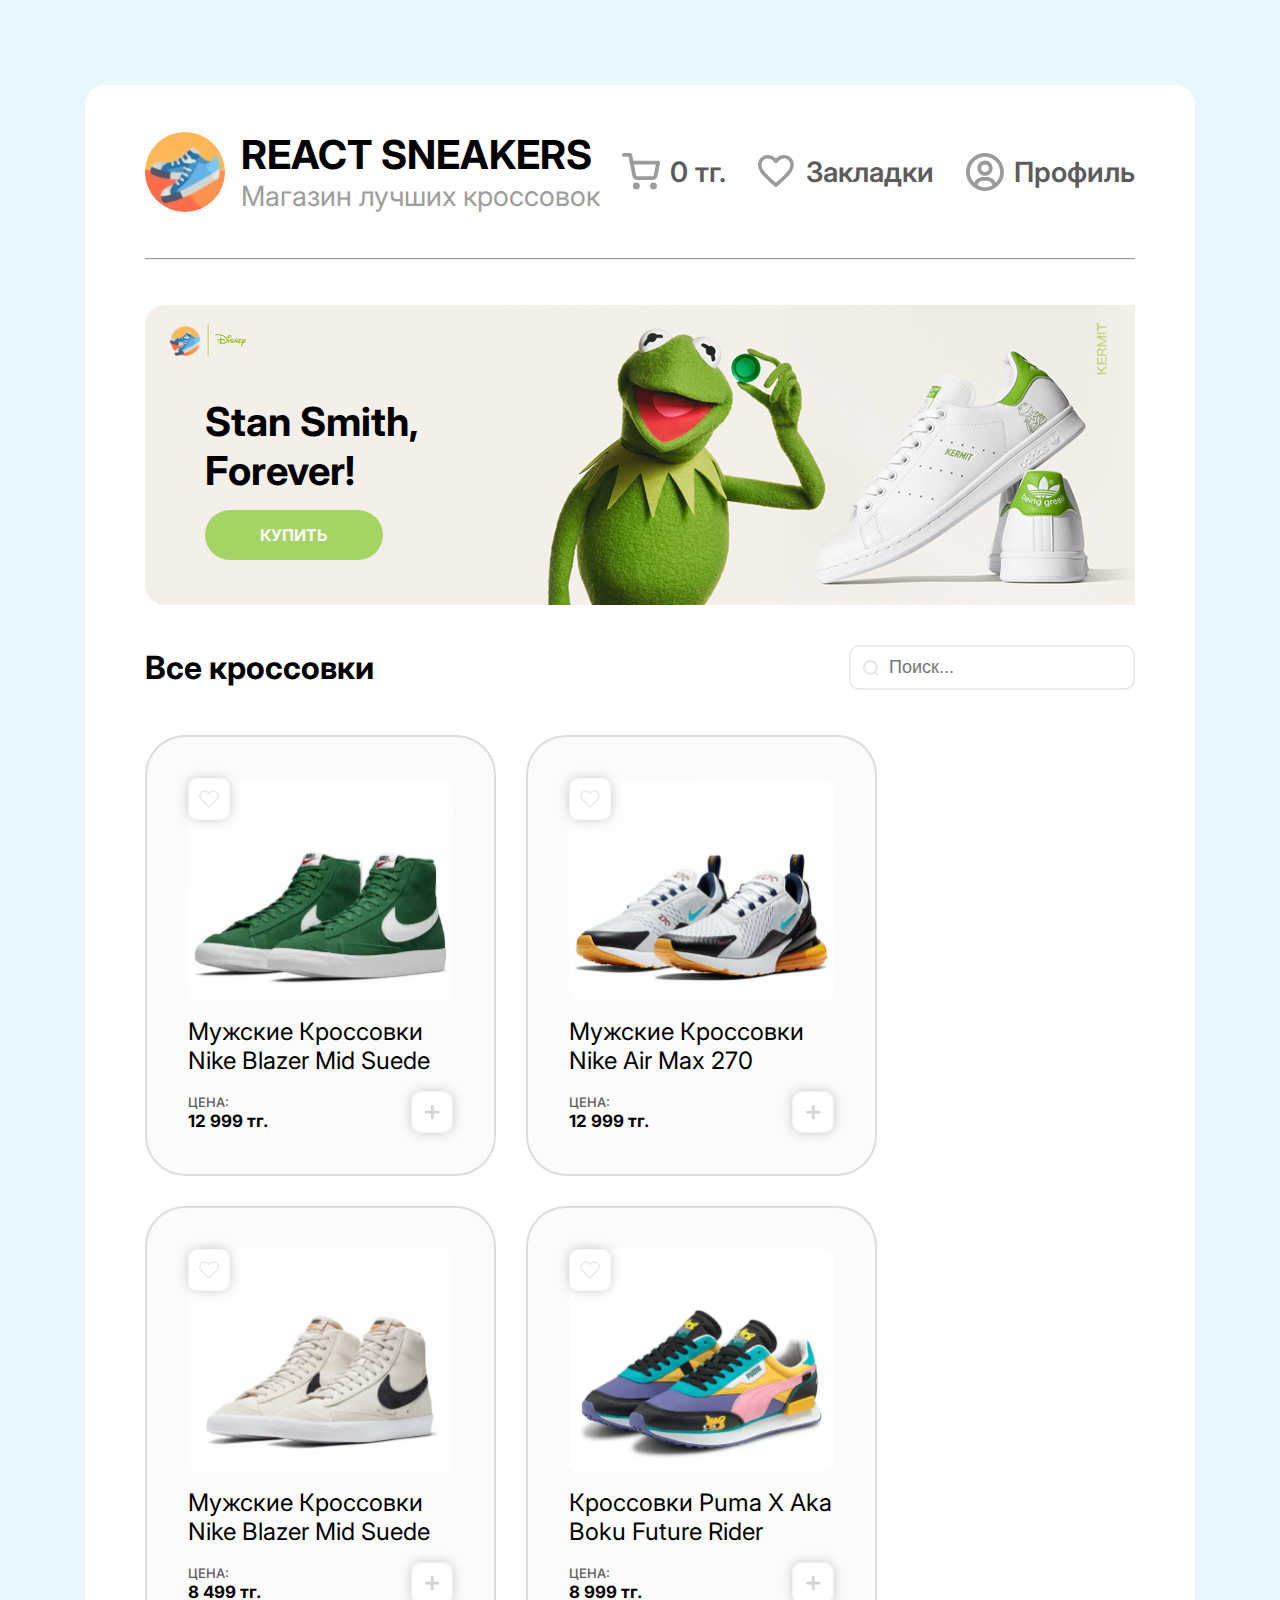
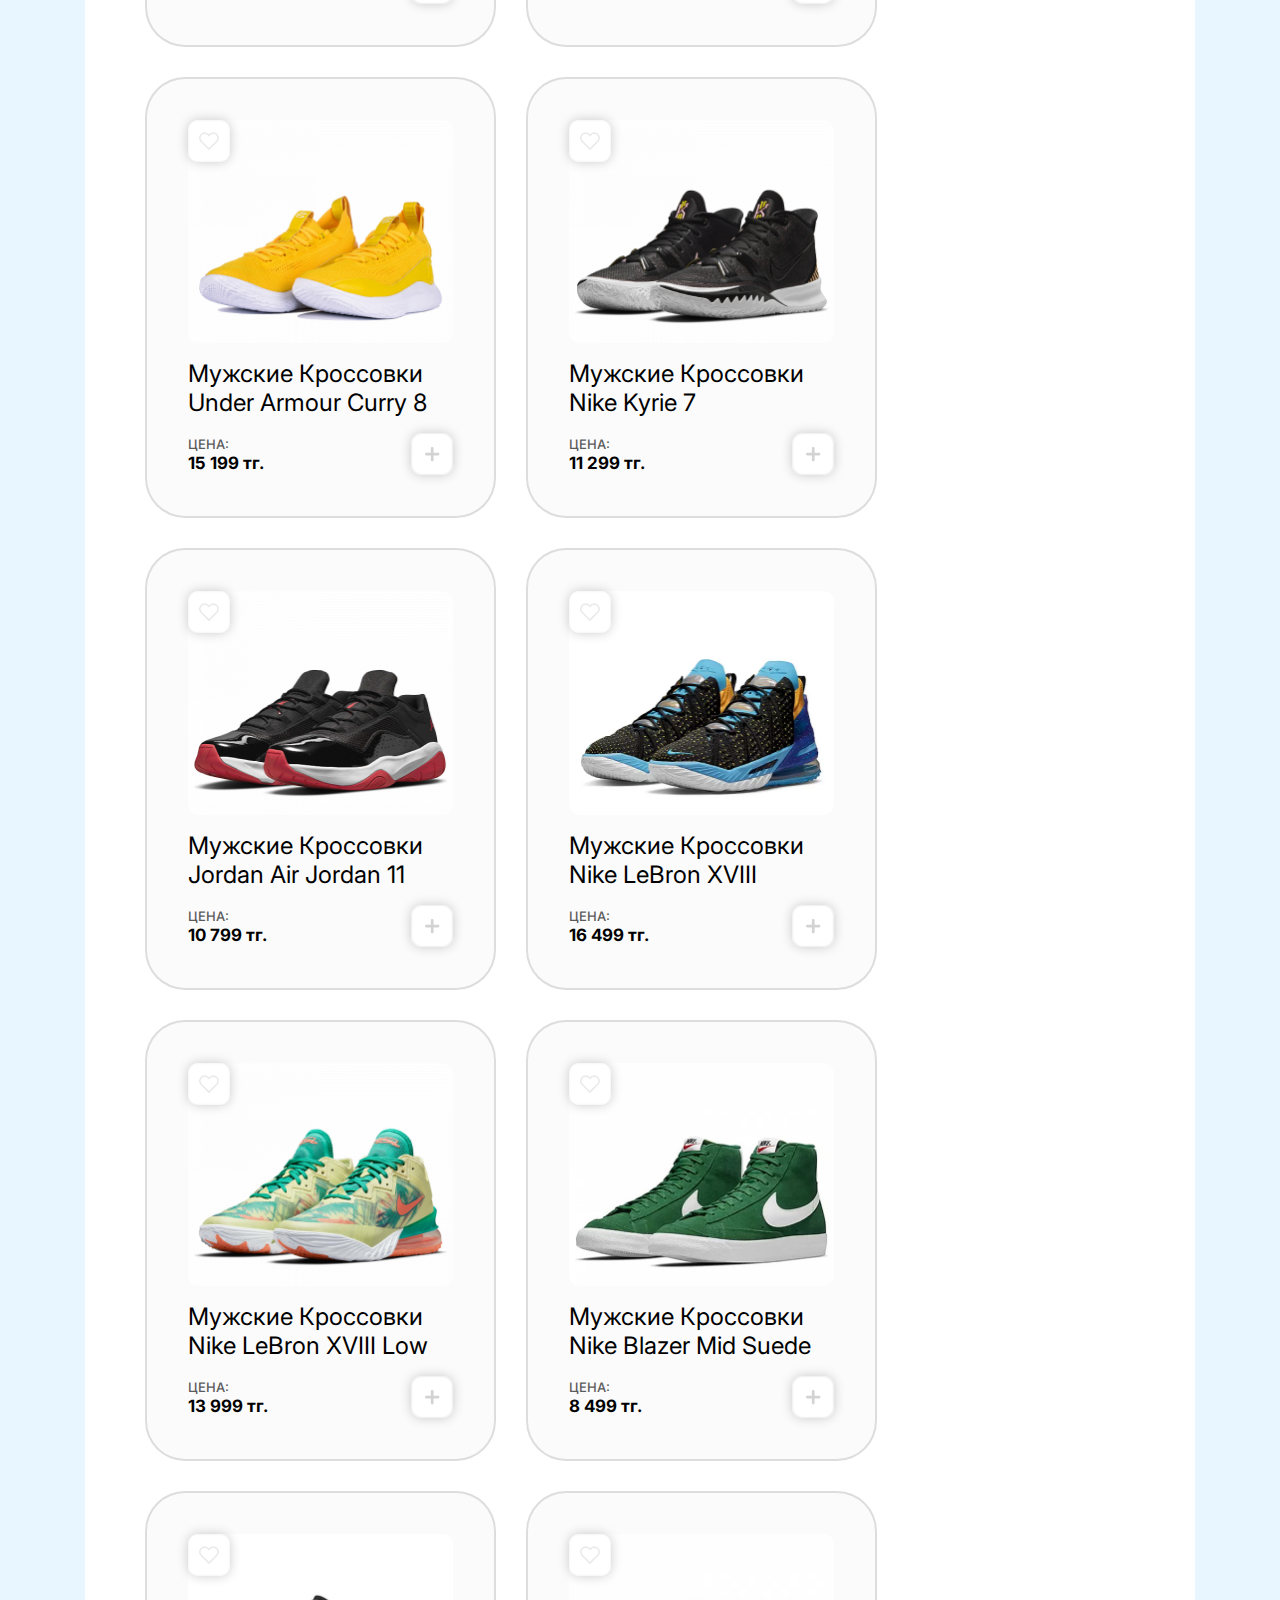
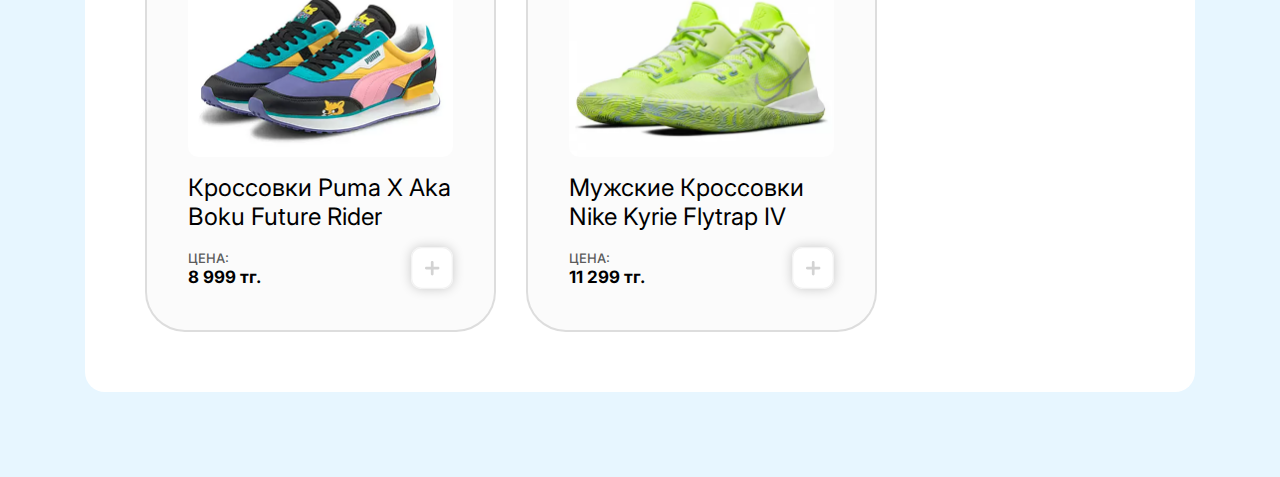
<file: sneakkk/index.html>
<!DOCTYPE html>
<html lang="ru">
<head>
    <meta charset="UTF-8">
    <meta name="viewport" content="width=device-width, initial-scale=1.0">
    <title>React Sneakers</title>
    <link rel="stylesheet" href="style.css">
    <link rel="icon" href="./assets/logo.jpg">
    <script src="./script.js" defer></script>
</head>
<body>
    <div class="bg-full">
        <header>
            <div class="left-header" onclick="location.reload()">
                <img src="./assets/logo.jpg" alt="logo">
                <div class="left-header2">
                    <h1>REACT SNEAKERS</h1>
                    <h2>Магазин лучших кроссовок</h2>
                </div>
            </div>


            <div class="burger" id="burger">
                <span></span>
                <span></span>
                <span></span>
            </div>

            <div class="ri-header" id="navMenu">
                <div class="right-header2">
                    <img src="./assets/cart.svg" alt="cart">
                    <a id="balance">1205 тг.</a>
                </div>
                <div class="right-header2" onclick="window.location.href='./fav/favorite.html'">
                    <img src="./assets/favorite.svg" alt="favorite">
                    <a>Закладки</a>
                </div>
                <div class="right-header2" onclick="window.location.href='./prof/profile.html'">
                    <img src="./assets/profile.svg" alt="profile">
                    <a>Профиль</a>
                </div>
            </div>
        </header>

        <hr>

        <section class="first">
            <div class="first-left">
                <div class="first-left-collaba">
                    <img class="collaba-png" src="./assets/collaba.png" alt="collaba">
                </div>
                <div class="first-left-info">
                    <h1><span>Stan Smith</span>,<br>Forever!</h1>
                    <a href="#second">КУПИТЬ</a>
                </div>
            </div>
            <div class="first-right">
                <div class="slider-wrapper">
                    <img class="slide-image" src="./assets/first-bg.png" alt="">
                    <img class="slide-image" src="./assets/first-bg2.png" alt="">
                </div>
                <div class="slider-dots">
                    <div class="dot active-dot"></div>
                    <div class="dot"></div>
                </div>
            </div>
        </section>

        <section class="second" id="second">
            <div class="second-header">
                <h1>Все кроссовки</h1>
                <div class="search">
                    <img src="./assets/search.svg" alt="">
                    <input type="text" placeholder="Поиск...">
                </div>
            </div>
            <div class="cards">
                
            </div>
        </section>

        <div class="cart-overlay hidden"></div>
        <div class="cart-modal hidden">
            <h2>Корзина</h2>
            <div class="cart-items"></div>
            <div class="cart-summary">
                <div class="row">
                    <span>Итого:</span>
                    <b class="cart-total">1205 тг.</b>
                </div>
                <div class="row">
                    <span>Налог 5%:</span>
                    <b class="cart-tax">1205 тг.</b>
                </div>
                <button class="checkout-btn">Оформить заказ →</button>
            </div>
        </div>
    </div>
</body>
</html>
</file>
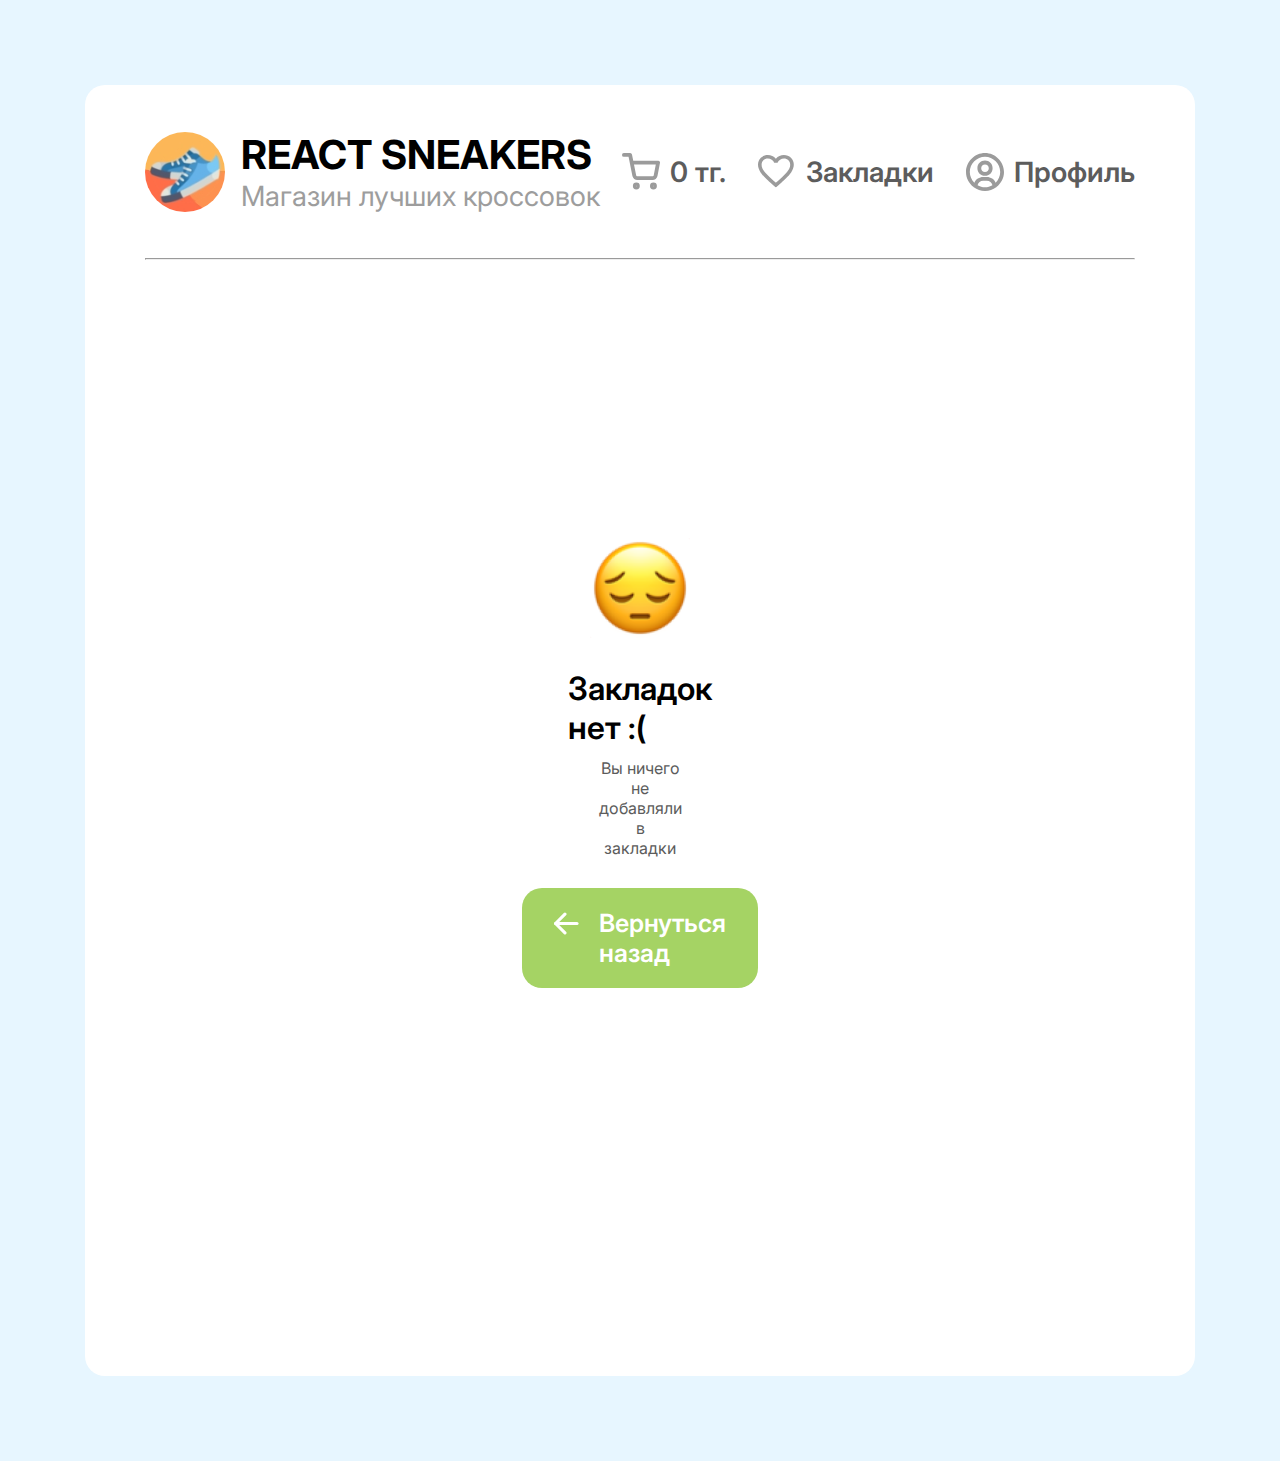
<file: sneakkk/fav/favorite.html>
<!DOCTYPE html>
<html lang="ru">
<head>
    <meta charset="UTF-8">
    <meta name="viewport" content="width=device-width, initial-scale=1.0">
    <title>React Sneakers — Закладки</title>
    <link rel="stylesheet" href="./fav.css">
    <link rel="icon" href="../assets/logo.jpg">
    <script src="../script.js" defer></script>
</head>
<body>
    <div class="bg-full">
        <header>
            <div class="left-header" onclick="window.location.href='../'">
                <img src="../assets/logo.jpg" alt="logo">
                <div class="left-header2">
                    <h1>REACT SNEAKERS</h1>
                    <h2>Магазин лучших кроссовок</h2>
                </div>
            </div>


            <div class="burger" id="burger">
                <span></span>
                <span></span>
                <span></span>
            </div>

            <div class="right-header" id="navMenu">
                <div class="right-header2">
                    <img src="../assets/cart.svg" alt="cart">
                    <a id="balance">0 руб.</a>
                </div>
                <div class="right-header2" onclick="location.reload()">
                    <img src="../assets/favorite.svg" alt="favorite">
                    <a>Закладки</a>
                </div>
                <div class="right-header2" onclick="window.location.href='../prof/profile.html'">
                    <img src="../assets/profile.svg" alt="profile">
                    <a>Профиль</a>
                </div>
            </div>
        </header>

        <hr>
        
        <section class="not-favorite">
            <img src="../assets/cry-emoji2.png" alt="cry">
            <h1>Закладок нет :(</h1>
            <p>Вы ничего не добавляли в закладки</p>
            <div class="back-button" onclick="window.location.href='../'">
                <img src="../assets/back-strelka.svg" alt="">
                <a href="../">Вернуться назад</a>
            </div>
        </section>

        <section class="favorites">
            <div class="favorite-head">
                <div class="goback" onclick="window.location.href='../'">
                    <img src="assets/goback.svg" alt="backbtn">
                </div>
                <h1>Закладки</h1>
            </div>
            <div class="favorite-cards">
            </div>
        </section>

        <div class="cart-overlay hidden"></div>
        <div class="cart-modal hidden">
            <h2>Корзина</h2>
            <div class="cart-items"></div>
            <div class="cart-summary">
                <div class="row">
                    <span>Итого:</span>
                    <b class="cart-total">0 тг.</b>
                </div>
                <div class="row">
                    <span>Налог 5%:</span>
                    <b class="cart-tax">0 тг.</b>
                </div>
                <button class="checkout-btn">Оформить заказ →</button>
            </div>
        </div>
    </div>
</body>
</html>
</file>
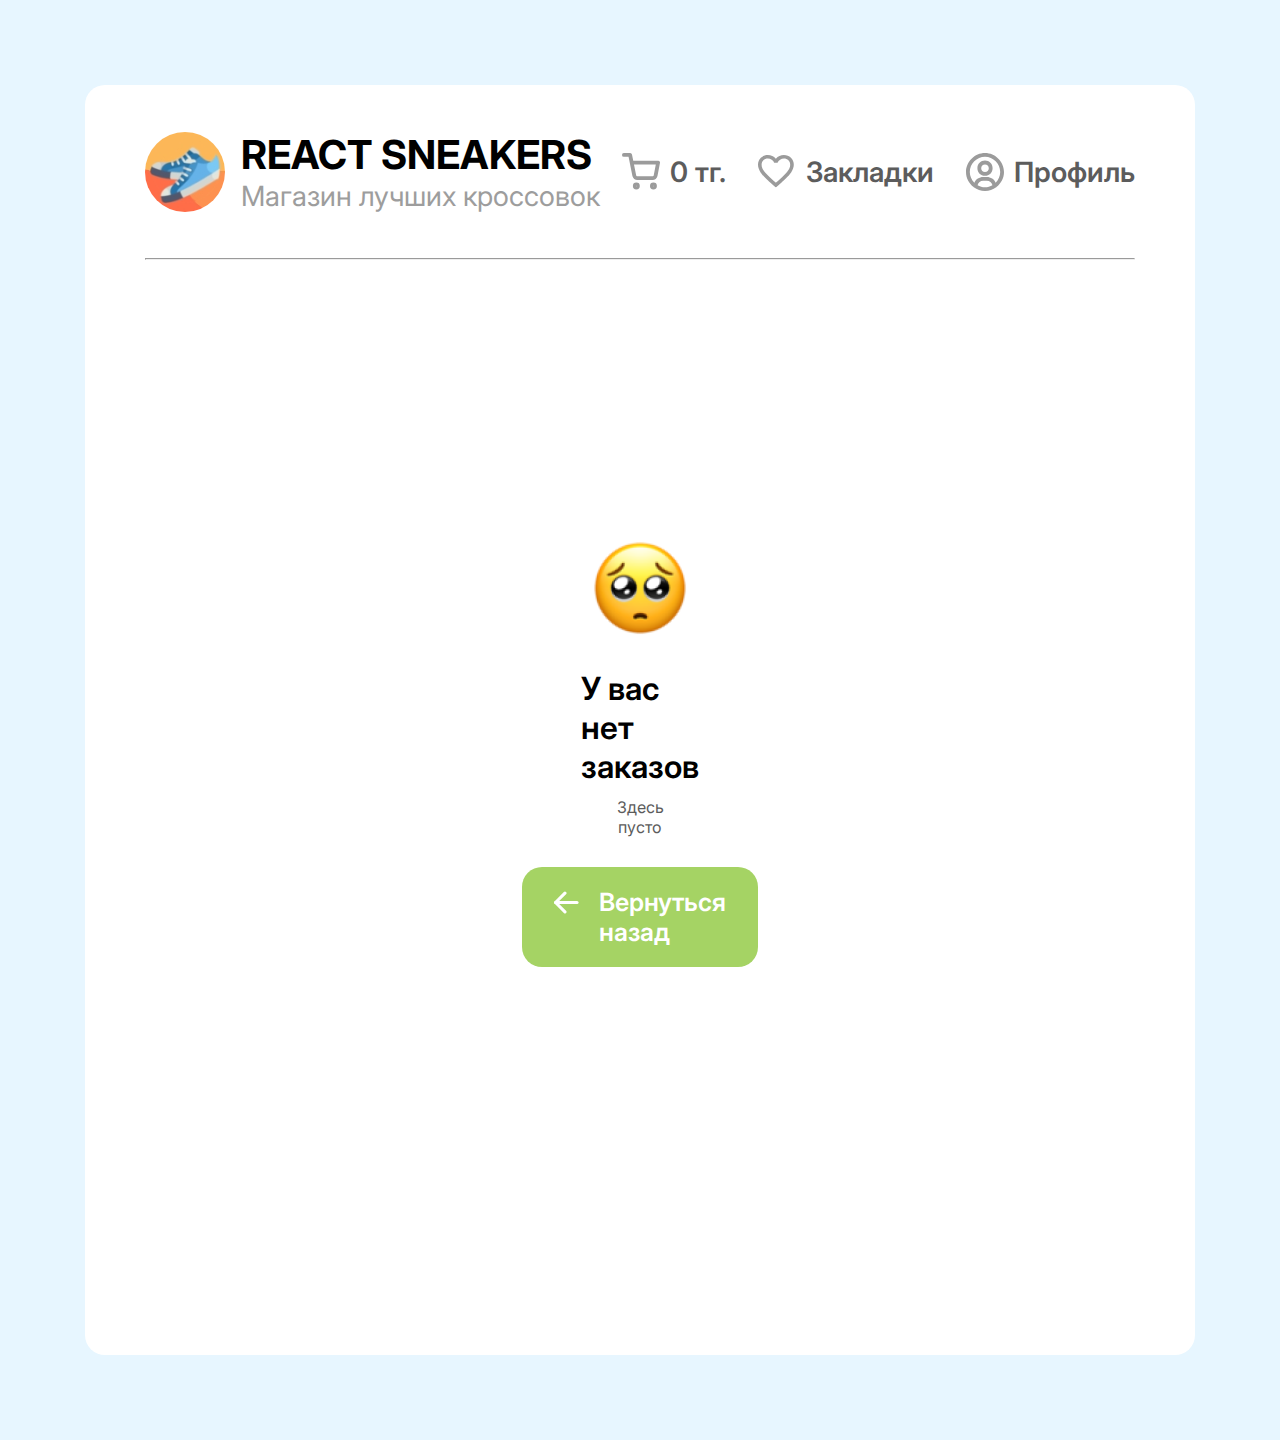
<file: sneakkk/prof/profile.html>
<!DOCTYPE html>
<html lang="ru">
<head>
    <meta charset="UTF-8">
    <meta name="viewport" content="width=device-width, initial-scale=1.0">
    <title>React Sneakers — Профиль</title>
    <link rel="stylesheet" href="./prof.css">
    <link rel="icon" href="../assets/logo.jpg">
    <script src="../script.js" defer></script>
</head>
<body>
    <div class="bg-full">
        <header>
            <div class="left-header" onclick="window.location.href='../'">
                <img src="../assets/logo.jpg" alt="logo">
                <div class="left-header2">
                    <h1>REACT SNEAKERS</h1>
                    <h2>Магазин лучших кроссовок</h2>
                </div>
            </div>


            <div class="burger" id="burger">
                <span></span>
                <span></span>
                <span></span>
            </div>

            <div class="right-header" id="navMenu">
                <div class="right-header2">
                    <img src="../assets/cart.svg" alt="cart">
                    <a id="balance">0 тг.</a>
                </div>
                <div class="right-header2" onclick="window.location.href='../fav/favorite.html'">
                    <img src="../assets/favorite.svg" alt="favorite">
                    <a>Закладки</a>
                </div>
                <div class="right-header2" onclick="location.reload()">
                    <img src="../assets/profile.svg" alt="profile">
                    <a>Профиль</a>
                </div>
            </div>
        </header>

        <hr>
        
        <section class="orders-container">
            <img src="../assets/cry-emoji.png" alt="cry">
            <h1>У вас нет заказов</h1>
            <p>Здесь пусто</p>
            <div class="back-button" onclick="window.location.href='../'">
                <img src="../assets/back-strelka.svg" alt="">
                <a href="../">Вернуться назад</a>
            </div>
        </section>

        <section class="buys">
            <div class="buys-head">
                <div class="goback" onclick="window.location.href='../'">
                    <img src="assets/goback.svg" alt="backbtn">
                </div>
                <h1>Покупки</h1>
            </div>
            <div class="buy-cards">
            </div>
        </section>

        <div class="cart-overlay hidden"></div>
        <div class="cart-modal hidden">
            <h2>Корзина</h2>
            <div class="cart-items"></div>
            <div class="cart-summary">
                <div class="row">
                    <span>Итого:</span>
                    <b class="cart-total">0 тг.</b>
                </div>
                <div class="row">
                    <span>Налог 5%:</span>
                    <b class="cart-tax">0 тг.</b>
                </div>
                <button class="checkout-btn">Оформить заказ →</button>
            </div>
        </div>
    </div>
</body>
</html>
</file>
<file: sneakkk/style.css>
@import url(https://fonts.googleapis.com/css?family=Inter:100,200,300,regular,500,600,700,800,900,100italic,200italic,300italic,italic,500italic,600italic,700italic,800italic,900italic);

* {
    margin: 0;
    padding: 0;
}

::selection {
  background-color: #A5D364;
  color: white;
}

a {
    text-decoration: none;
}

img {
    user-select: none;
    -webkit-user-drag: none;
}

hr {
    margin-top: 45px;
    margin-bottom: 45px;
}

body {
    font-family: Inter;
    background-color: #E7F6FF;
}

html {
  scroll-behavior: smooth;
}

.bg-full {
    background-color: #fff;
    border-radius: 20px;
    margin: 85px;
    padding: 45px 60px 60px 60px;
}

header {
    display: flex;
    justify-content: space-between;
    align-items: center;
    user-select: none;
    -webkit-user-drag: none;
}

.left-header>img {
    width: 80px;
    height: 80px;
    transition: 0.4s all ease;
    border-radius: 50%;
}

.left-header>img:hover {
    animation: shake 0.6s ease-in-out;
    transition: box-shadow 0.4s ease;
}

@keyframes shake {
    0%   { transform: rotate(0deg); }
    25%  { transform: rotate(5deg); }
    50%  { transform: rotate(-5deg); }
    75%  { transform: rotate(3deg); }
    100% { transform: rotate(0deg); }
}

.left-header {
    display: flex;
    align-items: center;
    gap: 16px;
    cursor: pointer;
    transition: 0.4s all ease;
}

.left-header2>h1 {
    font-weight: 700;
    font-size: 40px;
    transition: 0.4s all ease;
}

.left-header2>h2 {
    font-weight: 400;
    font-size: 28px;
    color: #9D9D9D;
    transition: 0.4s all ease;
}

.left-header:hover img {
    transform: translateY(-4px);
    transition: 0.4s all ease;
}

.left-header:hover h1,
.left-header:hover h2 {
    transform: translateY(-4px);
    transition: 0.4s all ease;
}

.ri-header {
    display: flex;
    align-items: center;
    gap: 32px;
    transition: 0.4s all ease;
}

.right-header2 img:hover {
    filter: brightness(0) saturate(100%) invert(67%) sepia(18%) saturate(906%) hue-rotate(55deg) brightness(95%) contrast(90%);
    transform: translateY(-4px);
    transition: 0.4s all ease;
}

.ri-header a:hover  {
    color: orange;
    transform: translateY(-4px);
    transition: 0.4s all ease;
}

.right-header2 {
    display: flex;
    align-items: center;
    gap: 10px;
    cursor: pointer;
    transition: 0.4s all ease;
}

.right-header2>img {
    width: 38px;
    height: auto;
    transition: 0.4s all ease;
}

.right-header2>a {
    font-weight: 600;
    color: #5C5C5C;
    font-size: 28px;
    transition: 0.4s all ease;
}

.first {
    background-color: #f4efe9;
    display: flex;
    justify-content: space-between;
    border-radius: 20px;
    margin-bottom: 40px;
}

.first-left-collaba {
    margin-top: 16px;
    margin-left: 20px;
    margin-bottom: 32px;
}

.first-left-info {
    margin-left: 60px;
}

.first-left-info h1 {
    font-size: 40px;
    margin-bottom: 30px;
}

.first-left-info a {
    padding: 15px 55px;
    border-radius: 110px;
    background-color: #A5D364;
    font-weight: 700;
    font-size: 16px;
    color: #fff;
    transition: 0.4s all ease;
    cursor: pointer;
}

.first-left-info a:hover {
    box-shadow: 0 5px 20px #A5D364;
    transform: translateY(-4px);
    user-select: none;
    -webkit-user-drag: none;
}

.first-right {
    width: 642px;
    height: 300px;
    position: relative;
    overflow: hidden;
}

.first-right::after,
.first-right::before {
    content: '';
    position: absolute;
    top: 0;
    bottom: 0;
    width: 10%;
    z-index: 2;
    pointer-events: none;
}

.first-right::before {
    left: 0;
    background: linear-gradient(to right, #f4efe9, transparent);
}

.first-right::after {
    right: 0;
    background: linear-gradient(to left, #f4efe9, transparent);
}

.slider-dots {
    position: absolute;
    bottom: 20px;
    left: 50%;
    transform: translateX(-50%);
    display: flex;
    gap: 12px;
    z-index: 3;
}

.dot {
    width: 12px;
    height: 12px;
    border-radius: 50%;
    background-color: transparent;
    transition: background-color 0.4s ease;
}

.slider-wrapper {
    width: 200%;
    height: 100%;
    display: flex;
    transition: transform 0.4s ease-in-out;
}

.slider-wrapper.slide-active {
    transform: translateX(-50%);
}

.slide-image {
    width: 50%;
    height: 100%;
    object-fit: cover;
}

.second-header {
    display: flex;
    justify-content: space-between;
    align-items: center;
    margin-bottom: 45px;
}

.second-header h1 {
    font-weight: 700;
    size: 70px;
}

.search input {
    border: none;
    outline: none;
    font-size: 18px;
}

.search {
    display: flex;
    align-items: center;
    gap: 10px;
    padding: 10px 12px;
    border-radius: 10px;
    border: 2px solid #5c5c5c1f;
}

.cards {
    display: flex;
    justify-content: start;
    flex-wrap: wrap;
    gap: 30px;
}

.card {
    border: 2px solid #0000001f;
    padding: 41px;
    display: flex;
    flex-direction: column;
    width: 265px;
    gap: 16px;
    border-radius: 40px;
    transition: 0.4s all ease;
    background-color: #f0f0f04b;
}

.card img {
    border-radius: 10px;
}

.card:hover {
    transform: translateY(-10px);
    transition: 0.4s all ease;
}

.favorite-status {
    position: absolute;
    width: 42px;
    cursor: pointer;
    border-radius: 10px;
    box-shadow: 0 0 12px rgba(0, 0, 0, 0.20);
    transition: 0.3s all ease;
}

.favorite-status:hover {
    box-shadow: 0 0 12px #ff8b79;
}

.card h1 {
    font-weight: 400;
    font-size: 24px;
}

.card-bottom {
    display: flex;
    justify-content: space-between;
}

.cart-status {
    width: 42px;
    cursor: pointer;
    border-radius: 10px;
    box-shadow: 0 0 12px rgba(0, 0, 0, 0.20);
    transition: 0.3s all ease;
}

.cart-status:hover {
    box-shadow: 0 0 12px #A5D364;
}

.card-info span {
    color: #5C5C5C;
    font-weight: 500;
    font-size: 13px;
}

.card-info p {
    font-weight: 700;
    font-size: 17px;
}

.not-found {
    font-size: 20px;
    font-weight: 500;
    color: #555;
    text-align: center;
    padding: 40px 0;
    width: 100%;
}

.cart-overlay {
  position: fixed;
  top: 0; left: 0;
  width: 100%; height: 100%;
  background: rgba(0,0,0,0.5);
  z-index: 9;
}

.cart-modal {
  position: fixed;
  top: 0; right: 0;
  width: 350px;
  height: 100%;
  background: #fff;
  padding: 20px;
  box-shadow: -4px 0 15px rgba(0,0,0,0.2);
  z-index: 10;
  display: flex;
  flex-direction: column;
  justify-content: space-between;
}

.cart-items {
  flex: 1;
  overflow-y: auto;
  margin-bottom: 20px;
}

.cart-item {
  display: flex;
  align-items: center;
  justify-content: space-between;
  border: 1px solid #eee;
  border-radius: 10px;
  padding: 10px;
  margin-bottom: 10px;
}

.cart-item img {
  width: 60px;
  height: 60px;
  object-fit: contain;
  margin-right: 10px;
}

.cart-item-info {
  flex: 1;
}

.cart-item-title {
  font-size: 14px;
  font-weight: bold;
}

.cart-item-price {
  font-size: 13px;
  color: #555;
}

.cart-item-remove {
  cursor: pointer;
  font-weight: bold;
  font-size: 18px;
  color: #888;
}

.cart-summary .row {
  display: flex;
  justify-content: space-between;
  margin: 8px 0;
}

.checkout-btn {
  width: 100%;
  padding: 12px;
  background: #A5D364;
  color: #fff;
  font-weight: bold;
  border: none;
  border-radius: 10px;
  cursor: pointer;
  transition: 0.4s all ease;
  margin-bottom: 50px;
}

.checkout-btn:hover {
  box-shadow: 0 4px 20px #A5D364;
}

.pusto-cart {
  color: #5C5C5C;
  margin-top: 100px;
  margin-left: 120px;
}

.cart-item-remove {
    font-size: 25px;
    cursor: pointer;
    transition: 0.4s all ease;
}

.cart-item-remove:hover {
    color: rgb(139, 1, 1);
}

.hidden {
  display: none;
}


.burger {
    display: none;
    flex-direction: column;
    justify-content: space-around;
    width: 30px;
    height: 20px;
    cursor: pointer;
    z-index: 11;
}

.burger span {
    width: 100%;
    height: 3px;
    background-color: #000;
    transition: all 0.3s ease;
}

.burger.active span:nth-child(1) {
    transform: rotate(45deg) translate(5px, 5px);
}

.burger.active span:nth-child(2) {
    opacity: 0;
}

.burger.active span:nth-child(3) {
    transform: rotate(-45deg) translate(7px, -7px);
}

@media (max-width: 768px) {
    .burger {
        display: flex; 
    }

    .ri-header {
        display: none; 
        flex-direction: column;
        position: fixed;
        top: 0;
        right: 0;
        height: 100%;
        width: 250px;
        background-color: #fff;
        padding: 60px 20px;
        box-shadow: -4px 0 15px rgba(0, 0, 0, 0.2);
        z-index: 10;
        transform: translateX(100%);
        transition: transform 0.3s ease-in-out;
    }

    .ri-header.active {
        display: flex; 
        transform: translateX(0);
    }

    .right-header2 {
        justify-content: flex-start;
        width: 100%;
        padding: 10px 0;
    }

    .right-header2>a {
        font-size: 18px; 
    }
}

@media (max-width: 1024px) {
  .cart-modal {
    width: 250px;
    padding: 15px;
  }

  .cart-item img {
    width: 50px;
    height: 50px;
  }

  .cart-item-title {
    font-size: 13px;
  }

  .cart-item-price {
    font-size: 12px;
  }

  .pusto-cart {
    margin-left: 70px;
  }

  .bg-full {
    margin: 40px;
    padding: 30px;
  }

  .left-header2>h1 {
    font-size: 32px;
  }

  .left-header2>h2 {
    font-size: 22px;
  }

  .right-header2>a {
    font-size: 22px;
  }

  .first-right {
    width: 100%;
    height: 250px;
  }

  .card {
    width: 220px;
    padding: 30px;
  }
}

@media (max-width: 768px) {
  .cart-modal {
    width: 200px;
    max-width: 100%;
    height: 100%;
    border-radius: 0;
    padding: 15px;
  }

  .cart-items {
    margin-bottom: 15px;
  }

  .checkout-btn {
    font-size: 16px;
    padding: 14px;
    margin-bottom: 30px;
  }

  .pusto-cart {
    margin: 40px auto;
    text-align: center;
  }

  header {
    flex-direction: row; 
    gap: 0;
    align-items: center;
  }

  .left-header {
    flex-direction: row;
    gap: 10px;
  }

  .left-header>img {
    width: 60px;
    height: 60px;
  }

  .left-header2>h1 {
    font-size: 26px;
  }

  .left-header2>h2 {
    font-size: 18px;
  }

  .right-header2>a {
    font-size: 0px;
  }

  .bg-full {
    margin: 20px;
    padding: 20px;
  }

  .first {
    flex-direction: column;
    align-items: center;
    text-align: center;
    padding: 20px;
  }

  .first-left-info {
    margin-left: 0;
  }

  .first-left-info h1 {
    font-size: 28px;
  }

  .first-left-info a {
    padding: 12px 30px;
    font-size: 14px;
  }

  .first-right {
    width: 100%;
    height: 200px;
    margin-top: 20px;
  }

  .second-header {
    flex-direction: column;
    gap: 15px;
    text-align: center;
  }

  .second-header h1 {
    font-size: 28px;
  }

  .search {
    width: 100%;
  }

  .cards {
    justify-content: center;
  }

  .card {
    width: 70%;
    max-width: 320px;
    padding: 25px;
  }
}

@media (max-width: 480px) {
  .cart-item {
    padding: 8px;
    flex-direction: column;
    align-items: flex-start;
    gap: 6px;
  }

  .cart-item img {
    width: 45px;
    height: 45px;
  }

  .cart-item-title {
    font-size: 12px;
  }

  .cart-item-price {
    font-size: 11px;
  }

  .cart-item-remove {
    font-size: 20px;
    align-self: flex-end;
  }

  .checkout-btn {
    font-size: 14px;
    padding: 10px;
  }

  .left-header>img {
    width: 50px;
    height: 50px;
  }

  .left-header2>h1 {
    font-size: 22px;
  }

  .left-header2>h2 {
    font-size: 16px;
  }

  .right-header2>a {
    display: none;
  }

  .first-left-info h1 {
    font-size: 22px;
  }

  .first-left-info a {
    padding: 10px 25px;
    font-size: 12px;
  }

  .card h1 {
    font-size: 18px;
  }

  .card-info p {
    font-size: 14px;
  }
}
</file>
<file: sneakkk/fav/fav.css>
@import url(https://fonts.googleapis.com/css?family=Inter:100,200,300,regular,500,600,700,800,900,100italic,200italic,300italic,italic,500italic,600italic,700italic,800italic,900italic);

* {
    margin: 0;
    padding: 0;
}

::selection {
  background-color: #A5D364;
  color: white;
}

a {
    text-decoration: none;
}

img {
    user-select: none;
    -webkit-user-drag: none;
}

hr {
    margin-top: 45px;
    margin-bottom: 45px;
}

body {
    font-family: Inter;
    background-color: #E7F6FF;
}

html {
  scroll-behavior: smooth;
}

.bg-full {
    background-color: #fff;
    border-radius: 20px;
    margin: 85px;
    padding: 45px 60px 60px 60px;
}

header {
    display: flex;
    justify-content: space-between;
    align-items: center;
    user-select: none;
    -webkit-user-drag: none;
}

.left-header {
    display: flex;
    align-items: center;
    gap: 16px;
    cursor: pointer;
    transition: 0.4s all ease;
}

.left-header>img {
    width: 80px;
    height: 80px;
    transition: 0.4s all ease;
    border-radius: 50%;
}

.left-header>img:hover {
    animation: shake 0.6s ease-in-out;
    transition: box-shadow 0.4s ease;
}

@keyframes shake {
    0%   { transform: rotate(0deg); }
    25%  { transform: rotate(5deg); }
    50%  { transform: rotate(-5deg); }
    75%  { transform: rotate(3deg); }
    100% { transform: rotate(0deg); }
}

.left-header2>h1 {
    font-weight: 700;
    font-size: 40px;
    transition: 0.4s all ease;
}

.left-header2>h2 {
    font-weight: 400;
    font-size: 28px;
    color: #9D9D9D;
    transition: 0.4s all ease;
}

.left-header:hover img {
    transform: translateY(-4px);
    transition: 0.4s all ease;
}

.left-header:hover h1,
.left-header:hover h2 {
    transform: translateY(-4px);
    transition: 0.4s all ease;
}

.right-header {
    display: flex;
    align-items: center;
    gap: 32px;
    transition: 0.4s all ease;
}

.right-header2 img:hover {
    filter: brightness(0) saturate(100%) invert(67%) sepia(18%) saturate(906%) hue-rotate(55deg) brightness(95%) contrast(90%);
    transform: translateY(-4px);
    transition: 0.4s all ease;
}

.right-header a:hover  {
    color: orange;
    transform: translateY(-4px);
    transition: 0.4s all ease;
}

.right-header2 {
    display: flex;
    align-items: center;
    gap: 10px;
    cursor: pointer;
    transition: 0.4s all ease;
}

.right-header2>img {
    width: 38px;
    height: auto;
    transition: 0.4s all ease;
}

.right-header2>a {
    font-weight: 600;
    color: #5C5C5C;
    font-size: 28px;
    transition: 0.4s all ease;
}

.not-favorite {
    display: flex;
    flex-direction: column;
    justify-content: center;
    align-items: center;
    padding: 233px 480px 328px 480px;
}

.not-favorite img {
    width: 100px;
    margin-bottom: 31px;
}

.not-favorite h1 {
    font-weight: 600;
    font-size: 32px;
    margin-bottom: 11px;
}

.not-favorite p {
    font-weight: 400;
    color: #5C5C5C;
    text-align: center;
}

.back-button {
    cursor: pointer;
    display: flex;
    gap: 20px;
    background-color: #A5D364;
    padding: 20px 32px;
    border-radius: 20px;
    margin-top: 30px;
    transition: 0.4s all ease;
    user-select: none;
    -webkit-user-drag: none;
}

.back-button img {
    width: 25px;
    height: 25px;
    padding: 3px 0 0 0;
}

.back-button a {
    color: #fff;
    font-weight: 600;
    font-size: 25px;
}

.back-button:hover {
    transform: translateY(-4px);
    box-shadow: 0 0 15px #A5D364;
}

.cart-overlay {
  position: fixed;
  top: 0; left: 0;
  width: 100%; height: 100%;
  background: rgba(0,0,0,0.5);
  z-index: 9;
}

.cart-modal {
  position: fixed;
  top: 0; right: 0;
  width: 350px;
  height: 100%;
  background: #fff;
  padding: 20px;
  box-shadow: -4px 0 15px rgba(0,0,0,0.2);
  z-index: 10;
  display: flex;
  flex-direction: column;
  justify-content: space-between;
}

.cart-items {
  flex: 1;
  overflow-y: auto;
  margin-bottom: 20px;
}

.cart-item {
  display: flex;
  align-items: center;
  justify-content: space-between;
  border: 1px solid #eee;
  border-radius: 10px;
  padding: 10px;
  margin-bottom: 10px;
}

.cart-item img {
  width: 60px;
  height: 60px;
  object-fit: contain;
  margin-right: 10px;
}

.cart-item-info {
  flex: 1;
}

.cart-item-title {
  font-size: 14px;
  font-weight: bold;
}

.cart-item-price {
  font-size: 13px;
  color: #555;
}

.cart-item-remove {
  cursor: pointer;
  font-weight: bold;
  font-size: 18px;
  color: #888;
}

.cart-summary .row {
  display: flex;
  justify-content: space-between;
  margin: 8px 0;
}

.checkout-btn {
  width: 100%;
  padding: 12px;
  background: #A5D364;
  color: #fff;
  font-weight: bold;
  border: none;
  border-radius: 10px;
  cursor: pointer;
  transition: 0.4s all ease;
  margin-bottom: 50px;
}

.checkout-btn:hover {
  box-shadow: 0 4px 20px #A5D364;
}

.pusto-cart {
    color: #5C5C5C;
    margin-top: 100px;
    margin-left: 120px;
}

.cart-item-remove {
    font-size: 25px;
    cursor: pointer;
    transition: 0.4s all ease;
}

.cart-item-remove:hover {
    color: rgb(139, 1, 1);
}

.hidden {
  display: none;
}

.favorite-cards {
    display: flex;
    justify-content: start;
    flex-wrap: wrap;
    gap: 45px;
}

.card {
    border: 2px solid #5c5c5c1f;
    padding: 41px;
    display: flex;
    flex-direction: column;
    width: 265px;
    gap: 16px;
    border-radius: 40px;
    transition: 0.4s all ease;
    background-color: #f0f0f04b;
}

.card img {
    border-radius: 10px;
}

.card:hover {
    transform: translateY(-4px);
    transition: 0.4s all ease;
}

.favorite-status {
    position: absolute;
    width: 42px;
    cursor: pointer;
    border-radius: 10px;
    box-shadow: 0 0 12px rgba(0, 0, 0, 0.20);
    transition: 0.3s all ease;
}

.favorite-status:hover {
    box-shadow: 0 0 12px #ff8b79;
}

.card h1 {
    font-weight: 400;
    font-size: 24px;
}

.card-bottom {
    display: flex;
    justify-content: space-between;
}

.cart-status {
    width: 42px;
    cursor: pointer;
    border-radius: 10px;
    box-shadow: 0 0 12px rgba(0, 0, 0, 0.20);
    transition: 0.3s all ease;
}

.cart-status:hover {
    box-shadow: 0 0 12px #A5D364;
}

.card-info span {
    color: #5C5C5C;
    font-weight: 500;
    font-size: 13px;
}

.card-info p {
    font-weight: 700;
    font-size: 17px;
}

.favorite-head {
  display: flex;
  gap: 15px;
  align-items: center;
  margin-bottom: 30px;
}

.goback img {
    width: 40px;
    border-radius: 12px;
    box-shadow: 0 0 12px #00000042;
    transition: 0.4s all ease;
    cursor: pointer;
}

.goback:hover img {
    box-shadow: 0 0 10px #000000;
}


.burger {
    display: none;
    flex-direction: column;
    justify-content: space-around;
    width: 30px;
    height: 20px;
    cursor: pointer;
    z-index: 11;
}

.burger span {
    width: 100%;
    height: 3px;
    background-color: #000;
    transition: all 0.3s ease;
}

.burger.active span:nth-child(1) {
    transform: rotate(45deg) translate(5px, 5px);
}

.burger.active span:nth-child(2) {
    opacity: 0;
}

.burger.active span:nth-child(3) {
    transform: rotate(-45deg) translate(7px, -7px);
}

@media (max-width: 1024px) {
  .bg-full {
    margin: 40px;
    padding: 30px;
  }

  .cart-modal {
    width: 250px;
    padding: 15px;
  }

  .cart-item img {
    width: 50px;
    height: 50px;
  }

  .cart-item-title {
    font-size: 13px;
  }

  .cart-item-price {
    font-size: 12px;
  }

  .pusto-cart {
    margin-left: 70px;
  }

  .left-header2>h1 {
    font-size: 32px;
  }

  .left-header2>h2 {
    font-size: 22px;
  }

  .right-header2>a {
    font-size: 22px;
  }

  .not-favorite {
    padding: 180px 200px;
  }

  .card {
    width: 240px;
    padding: 32px;
  }
}

@media (max-width: 768px) {
  .bg-full {
    margin: 20px;
    padding: 20px;
  }

  .cart-modal {
    width: 200px;
    max-width: 100%;
    height: 100%;
    border-radius: 0;
    padding: 15px;
  }

  .cart-items {
    margin-bottom: 15px;
  }

  .checkout-btn {
    font-size: 16px;
    padding: 14px;
    margin-bottom: 30px;
  }

  .pusto-cart {
    margin: 40px auto;
    text-align: center;
  }

  .burger {
    display: flex; 
  }

  .right-header {
    display: none; 
    flex-direction: column;
    position: fixed;
    top: 0;
    right: 0;
    height: 100%;
    width: 250px;
    background-color: #fff;
    padding: 60px 20px;
    box-shadow: -4px 0 15px rgba(0, 0, 0, 0.2);
    z-index: 10;
    transform: translateX(100%);
    transition: transform 0.3s ease-in-out;
  }

  .right-header.active {
    display: flex; 
    transform: translateX(0);
  }

  .right-header2 {
    justify-content: flex-start;
    width: 100%;
    padding: 10px 0;
  }

  .right-header2>a {
    font-size: 18px; 
  }

  .not-favorite {
    padding: 120px 40px;
    text-align: center;
  }

  .back-button {
    padding: 16px 24px;
    border-radius: 15px;
  }

  .back-button a {
    font-size: 20px;
  }

  .favorite-cards {
    justify-content: center;
    gap: 30px;
  }

  .card {
    width: 70%;
    max-width: 320px;
    padding: 28px;
  }

  .card h1 {
    font-size: 20px;
  }

  .card-info span {
    font-size: 12px;
  }

  .card-info p {
    font-size: 16px;
  }

  header {
    flex-direction: row; 
    align-items: center;
    gap: 0;
  }

  .left-header {
    flex-direction: row;
    gap: 10px;
  }

  .left-header>img {
    width: 60px;
    height: 60px;
  }

  .left-header2>h1 {
    font-size: 26px;
  }

  .left-header2>h2 {
    font-size: 18px;
  }
}

@media (max-width: 480px) {
  .cart-item {
    padding: 8px;
    flex-direction: column;
    align-items: flex-start;
    gap: 6px;
  }

  .cart-item img {
    width: 45px;
    height: 45px;
  }

  .cart-item-title {
    font-size: 12px;
  }

  .cart-item-price {
    font-size: 11px;
  }

  .cart-item-remove {
    font-size: 20px;
    align-self: flex-end;
  }

  .checkout-btn {
    font-size: 14px;
    padding: 10px;
  }

  .left-header>img {
    width: 50px;
    height: 50px;
  }

  .left-header2>h1 {
    font-size: 22px;
  }

  .left-header2>h2 {
    font-size: 16px;
  }

  .right-header2>a {
    display: none;
  }

  .not-favorite h1 {
    font-size: 24px;
  }

  .not-favorite p {
    font-size: 14px;
  }

  .card {
    width: 100%;
    max-width: 280px;
    padding: 22px;
    border-radius: 25px;
  }

  .card h1 {
    font-size: 18px;
  }

  .card-info span {
    font-size: 11px;
  }

  .card-info p {
    font-size: 14px;
  }
}
</file>
<file: sneakkk/prof/prof.css>
@import url(https://fonts.googleapis.com/css?family=Inter:100,200,300,regular,500,600,700,800,900,100italic,200italic,300italic,italic,500italic,600italic,700italic,800italic,900italic);

* {
    margin: 0;
    padding: 0;
}

::selection {
  background-color: #A5D364;
  color: white;
}

a {
    text-decoration: none;
}

img {
    user-select: none;
    -webkit-user-drag: none;
}

hr {
    margin-top: 45px;
    margin-bottom: 45px;
}

body {
    font-family: Inter;
    background-color: #E7F6FF;
}

html {
  scroll-behavior: smooth;
}

.bg-full {
    background-color: #fff;
    border-radius: 20px;
    margin: 85px;
    padding: 45px 60px 60px 60px;
}

header {
    display: flex;
    justify-content: space-between;
    align-items: center;
    user-select: none;
    -webkit-user-drag: none;
}

.left-header {
    display: flex;
    align-items: center;
    gap: 16px;
    cursor: pointer;
    transition: 0.4s all ease;
}

.left-header>img {
    width: 80px;
    height: 80px;
    transition: 0.4s all ease;
    border-radius: 50%;
}

.left-header>img:hover {
    animation: shake 0.6s ease-in-out;
    transition: box-shadow 0.4s ease;
}

@keyframes shake {
    0%   { transform: rotate(0deg); }
    25%  { transform: rotate(5deg); }
    50%  { transform: rotate(-5deg); }
    75%  { transform: rotate(3deg); }
    100% { transform: rotate(0deg); }
}

.left-header2>h1 {
    font-weight: 700;
    font-size: 40px;
    transition: 0.4s all ease;
}

.left-header2>h2 {
    font-weight: 400;
    font-size: 28px;
    color: #9D9D9D;
    transition: 0.4s all ease;
}

.left-header:hover img {
    transform: translateY(-4px);
    transition: 0.4s all ease;
}

.left-header:hover h1,
.left-header:hover h2 {
    transform: translateY(-4px);
    transition: 0.4s all ease;
}

.right-header {
    display: flex;
    align-items: center;
    gap: 32px;
    transition: 0.4s all ease;
}

.right-header2 img:hover {
    filter: brightness(0) saturate(100%) invert(67%) sepia(18%) saturate(906%) hue-rotate(55deg) brightness(95%) contrast(90%);
    transform: translateY(-4px);
    transition: 0.4s all ease;
}

.right-header a:hover {
    color: orange;
    transform: translateY(-4px);
    transition: 0.4s all ease;
}

.right-header2 {
    display: flex;
    align-items: center;
    gap: 10px;
    cursor: pointer;
    transition: 0.4s all ease;
}

.right-header2>img {
    width: 38px;
    height: auto;
    transition: 0.4s all ease;
}

.right-header2>a {
    font-weight: 600;
    color: #5C5C5C;
    font-size: 28px;
    transition: 0.4s all ease;
}

.orders-container {
    display: flex;
    flex-direction: column;
    justify-content: center;
    align-items: center;
    padding: 233px 480px 328px 480px;
}

.orders-container img {
    width: 100px;
    margin-bottom: 31px;
}

.orders-container h1 {
    font-weight: 600;
    font-size: 32px;
    margin-bottom: 11px;
}

.orders-container p {
    font-weight: 400;
    color: #5C5C5C;
    text-align: center;
}

.back-button {
    cursor: pointer;
    display: flex;
    gap: 20px;
    background-color: #A5D364;
    padding: 20px 32px;
    border-radius: 20px;
    margin-top: 30px;
    transition: 0.4s all ease;
    user-select: none;
    -webkit-user-drag: none;
}

.back-button img {
    width: 25px;
    height: 25px;
    padding: 3px 0 0 0;
}

.back-button a {
    color: #fff;
    font-weight: 600;
    font-size: 25px;
}

.back-button:hover {
    transform: translateY(-4px);
}

.cart-overlay {
  position: fixed;
  top: 0; left: 0;
  width: 100%; height: 100%;
  background: rgba(0,0,0,0.5);
  z-index: 9;
}

.cart-modal {
  position: fixed;
  top: 0; right: 0;
  width: 350px;
  height: 100%;
  background: #fff;
  padding: 20px;
  box-shadow: -4px 0 15px rgba(0,0,0,0.2);
  z-index: 10;
  display: flex;
  flex-direction: column;
  justify-content: space-between;
}

.cart-items {
  flex: 1;
  overflow-y: auto;
  margin-bottom: 20px;
}

.cart-item {
  display: flex;
  align-items: center;
  justify-content: space-between;
  border: 1px solid #eee;
  border-radius: 10px;
  padding: 10px;
  margin-bottom: 10px;
}

.cart-item img {
  width: 60px;
  height: 60px;
  object-fit: contain;
  margin-right: 10px;
}

.cart-item-info {
  flex: 1;
}

.cart-item-title {
  font-size: 14px;
  font-weight: bold;
}

.cart-item-price {
  font-size: 13px;
  color: #555;
}

.cart-item-remove {
  cursor: pointer;
  font-weight: bold;
  font-size: 18px;
  color: #888;
}

.cart-summary .row {
  display: flex;
  justify-content: space-between;
  margin: 8px 0;
}

.checkout-btn {
  width: 100%;
  padding: 12px;
  background: #A5D364;
  color: #fff;
  font-weight: bold;
  border: none;
  border-radius: 10px;
  cursor: pointer;
  transition: 0.4s all ease;
  margin-bottom: 50px;
}

.checkout-btn:hover {
  background: #000000;
  box-shadow: 0 4px 20px #A5D364;
}

.pusto-cart {
    color: #5C5C5C;
    margin-top: 100px;
    margin-left: 120px;
}

.cart-item-remove {
    font-size: 25px;
    cursor: pointer;
    transition: 0.4s all ease;
}

.cart-item-remove:hover {
    color: rgb(139, 1, 1);
}

.hidden {
  display: none;
}

.buys-head {
  display: flex;
  gap: 15px;
  align-items: center;
  margin-bottom: 30px;
}

.goback img {
    width: 40px;
    border-radius: 12px;
    box-shadow: 0 0 12px #00000042;
    transition: 0.4s all ease;
    cursor: pointer;
}

.goback:hover img {
    box-shadow: 0 0 10px #000000;
}

.buy-cards {
    display: flex;
    justify-content: start;
    flex-wrap: wrap;
    gap: 45px;
}

.card {
    border: 2px solid #5c5c5c1f;
    padding: 41px;
    display: flex;
    flex-direction: column;
    width: 265px;
    gap: 16px;
    border-radius: 40px;
    transition: 0.4s all ease;
    background-color: #f0f0f04b;
}

.card img {
    border-radius: 10px;
}

.card:hover {
    transform: translateY(-4px);
    transition: 0.4s all ease;
}

.favorite-status {
    position: absolute;
    width: 42px;
    cursor: pointer;
    border-radius: 10px;
    box-shadow: 0 0 12px rgba(0, 0, 0, 0.20);
    transition: 0.3s all ease;
}

.favorite-status:hover {
    box-shadow: 0 0 12px #A5D364;
}

.card h1 {
    font-weight: 400;
    font-size: 24px;
}

.card-bottom {
    display: flex;
    justify-content: space-between;
}

.cart-status {
    width: 42px;
    cursor: pointer;
    border-radius: 10px;
    box-shadow: 0 0 12px rgba(0, 0, 0, 0.20);
    transition: 0.3s all ease;
}

.cart-status:hover {
    box-shadow: 0 0 12px #A5D364;
}

.card-info span {
    color: #5C5C5C;
    font-weight: 500;
    font-size: 13px;
}

.card-info p {
    font-weight: 700;
    font-size: 17px;
}


.burger {
    display: none;
    flex-direction: column;
    justify-content: space-around;
    width: 30px;
    height: 20px;
    cursor: pointer;
    z-index: 11;
}

.burger span {
    width: 100%;
    height: 3px;
    background-color: #000;
    transition: all 0.3s ease;
}

.burger.active span:nth-child(1) {
    transform: rotate(45deg) translate(5px, 5px);
}

.burger.active span:nth-child(2) {
    opacity: 0;
}

.burger.active span:nth-child(3) {
    transform: rotate(-45deg) translate(7px, -7px);
}

@media (max-width: 1024px) {
  .bg-full {
    margin: 40px;
    padding: 30px;
  }

  .cart-modal {
    width: 250px;
    padding: 15px;
  }

  .cart-item img {
    width: 50px;
    height: 50px;
  }

  .cart-item-title {
    font-size: 13px;
  }

  .cart-item-price {
    font-size: 12px;
  }

  .pusto-cart {
    margin-left: 70px;
  }

  .bg-full {
    margin: 40px;
    padding: 30px 40px 40px 40px;
  }

  .left-header2>h1 {
    font-size: 32px;
  }

  .left-header2>h2 {
    font-size: 22px;
  }

  .right-header2>a {
    font-size: 22px;
  }

  .orders-container {
    padding: 180px 200px;
  }

  .card {
    width: 240px;
    padding: 32px;
  }
}

@media (max-width: 768px) {
  .bg-full {
    margin: 20px;
    padding: 20px;
  }

  .cart-modal {
    width: 200px;
    max-width: 100%;
    height: 100%;
    border-radius: 0;
    padding: 15px;
  }

  .cart-items {
    margin-bottom: 15px;
  }

  .checkout-btn {
    font-size: 16px;
    padding: 14px;
    margin-bottom: 30px;
  }

  .pusto-cart {
    margin: 40px auto;
    text-align: center;
  }

  .burger {
    display: flex; 
  }

  .right-header {
    display: none; 
    flex-direction: column;
    position: fixed;
    top: 0;
    right: 0;
    height: 100%;
    width: 250px;
    background-color: #fff;
    padding: 60px 20px;
    box-shadow: -4px 0 15px rgba(0, 0, 0, 0.2);
    z-index: 10;
    transform: translateX(100%);
    transition: transform 0.3s ease-in-out;
  }

  .right-header.active {
    display: flex; 
    transform: translateX(0);
  }

  .right-header2 {
    justify-content: flex-start;
    width: 100%;
    padding: 10px 0;
  }

  .right-header2>a {
    font-size: 18px; 
  }

  .orders-container {
    padding: 120px 40px;
    text-align: center;
  }

  .back-button {
    padding: 16px 24px;
    border-radius: 15px;
  }

  .back-button a {
    font-size: 20px;
  }

  .buy-cards {
    justify-content: center;
    gap: 30px;
  }

  .card {
    width: 70%;
    max-width: 320px;
    padding: 28px;
  }

  .card h1 {
    font-size: 20px;
  }

  .card-info span {
    font-size: 12px;
  }

  .card-info p {
    font-size: 16px;
  }

  header {
    flex-direction: row; 
    align-items: center;
    gap: 0;
  }

  .left-header {
    flex-direction: row;
    gap: 10px;
  }

  .left-header>img {
    width: 60px;
    height: 60px;
  }

  .left-header2>h1 {
    font-size: 26px;
  }

  .left-header2>h2 {
    font-size: 18px;
  }
}

@media (max-width: 480px) {
  .cart-item {
    padding: 8px;
    flex-direction: column;
    align-items: flex-start;
    gap: 6px;
  }

  .cart-item img {
    width: 45px;
    height: 45px;
  }

  .cart-item-title {
    font-size: 12px;
  }

  .cart-item-price {
    font-size: 11px;
  }

  .cart-item-remove {
    font-size: 20px;
    align-self: flex-end;
  }

  .checkout-btn {
    font-size: 14px;
    padding: 10px;
  }

  .left-header>img {
    width: 50px;
    height: 50px;
  }

  .left-header2>h1 {
    font-size: 22px;
  }

  .left-header2>h2 {
    font-size: 16px;
  }

  .right-header2>a {
    display: none;
  }

  .orders-container h1 {
    font-size: 24px;
  }

  .orders-container p {
    font-size: 14px;
  }

  .card {
    width: 100%;
    max-width: 280px;
    padding: 22px;
    border-radius: 25px;
  }

  .card h1 {
    font-size: 18px;
  }

  .card-info span {
    font-size: 11px;
  }

  .card-info p {
    font-size: 14px;
  }
}
</file>
